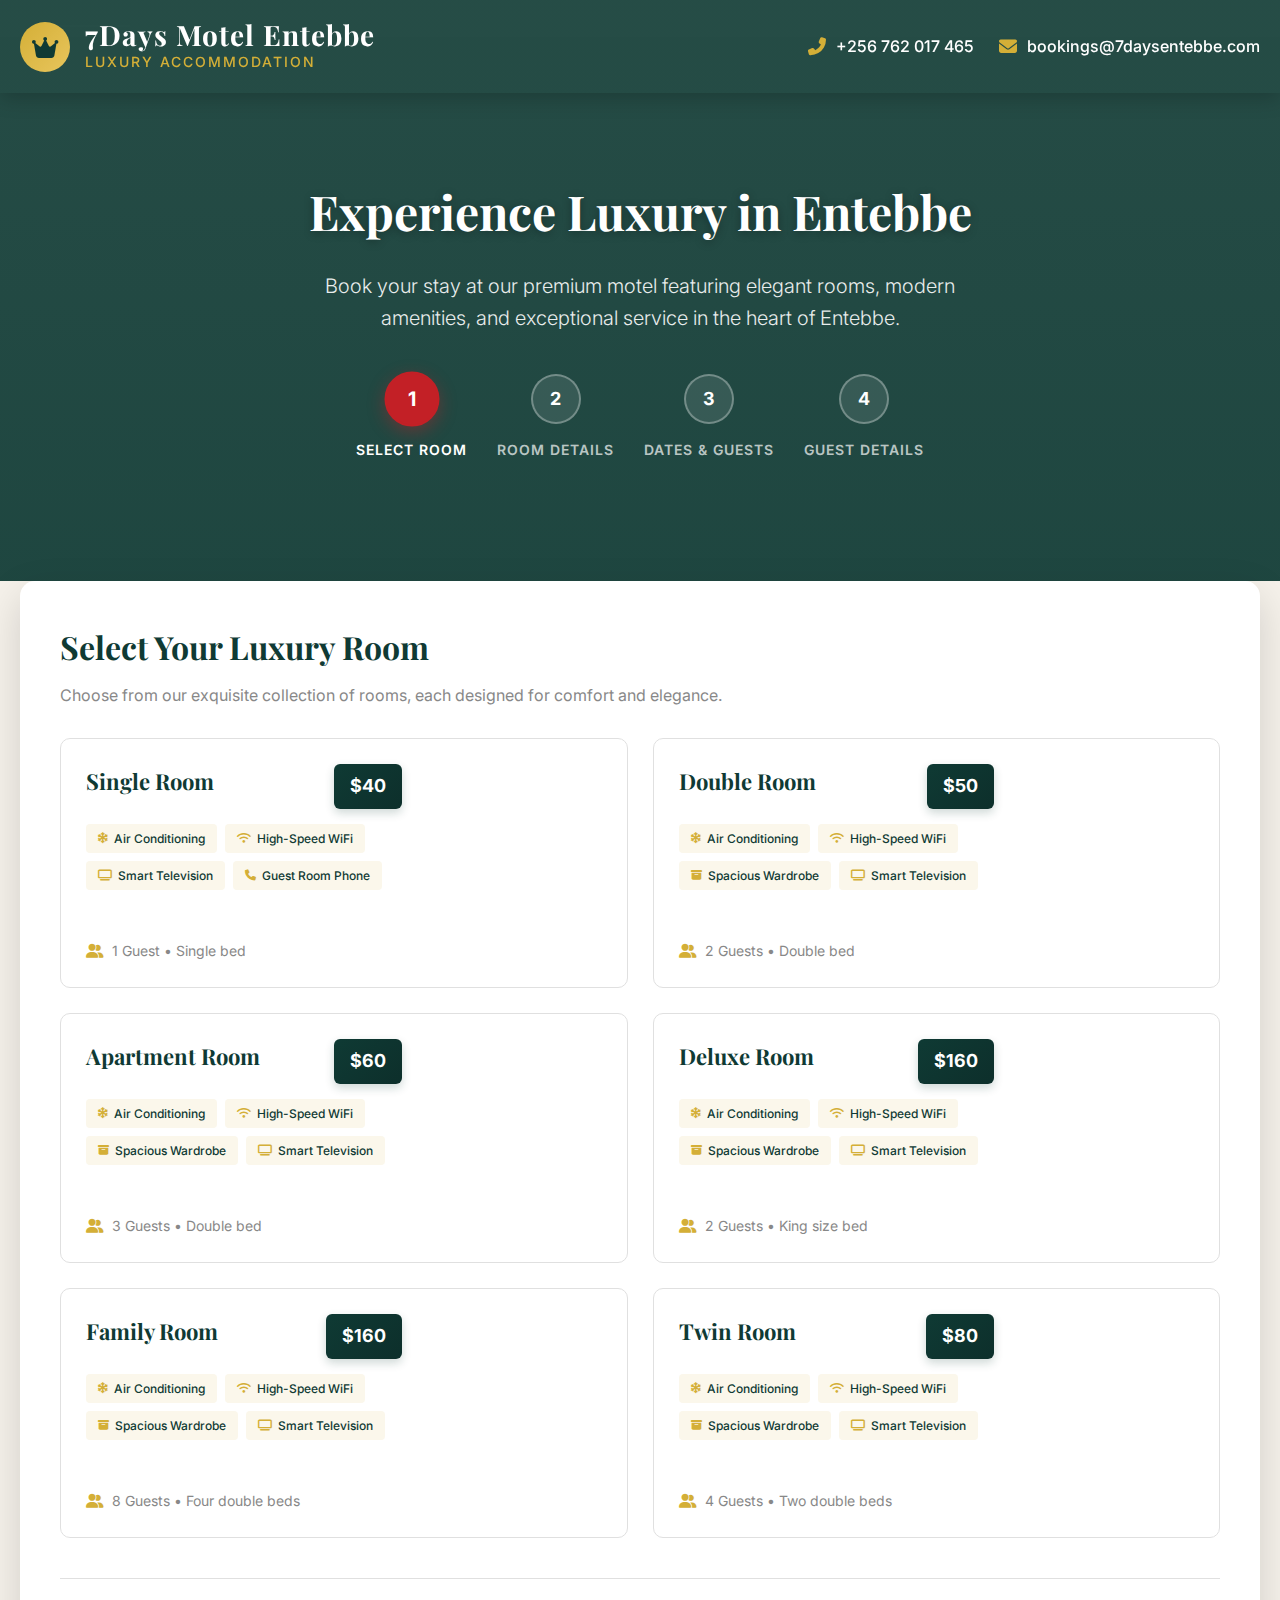
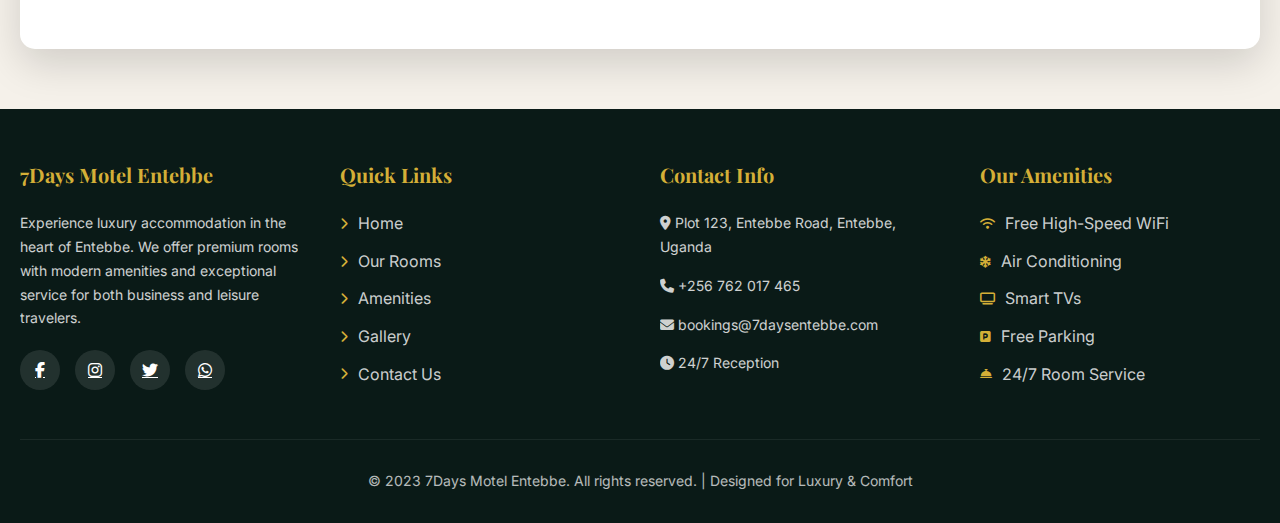
<file: book.html>
<!DOCTYPE html>
<html lang="en">
<head>
    <meta charset="UTF-8">
    <meta name="viewport" content="width=device-width, initial-scale=1.0">
    <title>7Days Motel Entebbe | Luxury Accommodation Booking</title>
    <link rel="stylesheet" href="https://cdnjs.cloudflare.com/ajax/libs/font-awesome/6.4.0/css/all.min.css">
    <link href="https://fonts.googleapis.com/css2?family=Inter:wght@300;400;500;600;700&family=Playfair+Display:wght@400;500;600;700&display=swap" rel="stylesheet">
    <style>
        :root {
            --crimson: #C32026;
            --crimson-dark: #8A1820;
            --evergreen: #0F3A34;
            --evergreen-dark: #0D2F2B;
            --gold: #D4AF37;
            --gold-light: #E8C55C;
            --gold-dark: #B8941F;
            --light-gray: #F8F8F8;
            --gray: #E0E0E0;
            --dark-gray: #888888;
            --dark-bg: #0A1A17;
            --white: #FFFFFF;
            --cream: #F5F1EA;
            --transition: all 0.3s ease;
            --shadow: 0 10px 30px rgba(0, 0, 0, 0.08);
            --shadow-heavy: 0 15px 40px rgba(0, 0, 0, 0.15);
        }

        * {
            margin: 0;
            padding: 0;
            box-sizing: border-box;
        }

        body {
            font-family: 'Inter', sans-serif;
            background-color: var(--cream);
            color: #333;
            line-height: 1.6;
            overflow-x: hidden;
        }

        .luxury-bg {
            background: linear-gradient(rgba(15, 58, 52, 0.9), rgba(15, 58, 52, 0.95)), url('https://images.unsplash.com/photo-1542314831-068cd1dbfeeb?ixlib=rb-4.0.3&auto=format&fit=crop&w=1950&q=80');
            background-size: cover;
            background-position: center;
            background-attachment: fixed;
            color: var(--white);
        }

        .container {
            max-width: 1300px;
            margin: 0 auto;
            padding: 0 20px;
        }

        /* Enhanced Responsive Header */
        header {
            padding: 20px 0;
            background-color: rgba(10, 26, 23, 0.95);
            position: sticky;
            top: 0;
            z-index: 100;
            box-shadow: 0 5px 20px rgba(0, 0, 0, 0.2);
        }

        @media (max-width: 768px) {
            header {
                padding: 15px 0;
            }
        }

        .header-content {
            display: flex;
            justify-content: space-between;
            align-items: center;
        }

        .logo {
            display: flex;
            align-items: center;
            gap: 15px;
        }

        .logo-icon {
            width: 50px;
            height: 50px;
            background: linear-gradient(135deg, var(--gold) 0%, var(--gold-light) 100%);
            border-radius: 50%;
            display: flex;
            align-items: center;
            justify-content: center;
            font-size: 24px;
            color: var(--evergreen);
        }

        @media (max-width: 768px) {
            .logo-icon {
                width: 40px;
                height: 40px;
                font-size: 20px;
            }
        }

        .logo-text {
            display: flex;
            flex-direction: column;
        }

        .logo-text h1 {
            font-family: 'Playfair Display', serif;
            font-size: 28px;
            font-weight: 700;
            letter-spacing: 1px;
            line-height: 1.1;
        }

        @media (max-width: 768px) {
            .logo-text h1 {
                font-size: 22px;
            }
        }

        .logo-text span {
            color: var(--gold);
            font-size: 14px;
            font-weight: 500;
            letter-spacing: 2px;
        }

        @media (max-width: 768px) {
            .logo-text span {
                font-size: 12px;
                letter-spacing: 1px;
            }
        }

        .header-contact {
            display: flex;
            align-items: center;
            gap: 25px;
        }

        @media (max-width: 768px) {
            .header-contact {
                display: none;
            }
        }

        .contact-item {
            display: flex;
            align-items: center;
            gap: 10px;
            font-weight: 500;
        }

        .contact-item i {
            color: var(--gold);
            font-size: 18px;
        }

        /* Enhanced Responsive Hero Section */
        .hero-section {
            padding: 80px 0 60px;
            text-align: center;
        }

        @media (max-width: 992px) {
            .hero-section {
                padding: 60px 0 40px;
            }
        }

        @media (max-width: 768px) {
            .hero-section {
                padding: 40px 0 30px;
            }
        }

        .hero-title {
            font-family: 'Playfair Display', serif;
            font-size: 48px;
            font-weight: 700;
            margin-bottom: 20px;
            color: var(--white);
            text-shadow: 0 2px 10px rgba(0, 0, 0, 0.3);
        }

        @media (max-width: 992px) {
            .hero-title {
                font-size: 40px;
            }
        }

        @media (max-width: 768px) {
            .hero-title {
                font-size: 32px;
                margin-bottom: 15px;
            }
        }

        .hero-subtitle {
            font-size: 20px;
            max-width: 700px;
            margin: 0 auto 40px;
            opacity: 0.9;
            font-weight: 300;
        }

        @media (max-width: 992px) {
            .hero-subtitle {
                font-size: 18px;
                margin-bottom: 30px;
                padding: 0 20px;
            }
        }

        @media (max-width: 768px) {
            .hero-subtitle {
                font-size: 16px;
                margin-bottom: 20px;
                padding: 0 15px;
            }
        }

        /* Booking Steps */
        .booking-steps {
            display: flex;
            justify-content: center;
            margin: 40px 0 60px;
        }

        @media (max-width: 768px) {
            .booking-steps {
                flex-wrap: wrap;
                margin: 30px 0 40px;
            }
        }

        .step {
            display: flex;
            flex-direction: column;
            align-items: center;
            margin: 0 15px;
            position: relative;
            z-index: 1;
        }

        @media (max-width: 768px) {
            .step {
                margin: 0 10px 20px;
            }
        }

        .step-number {
            width: 50px;
            height: 50px;
            border-radius: 50%;
            background-color: rgba(255, 255, 255, 0.1);
            color: var(--white);
            display: flex;
            align-items: center;
            justify-content: center;
            font-weight: 700;
            font-size: 18px;
            margin-bottom: 15px;
            border: 2px solid rgba(255, 255, 255, 0.3);
            transition: var(--transition);
        }

        @media (max-width: 768px) {
            .step-number {
                width: 40px;
                height: 40px;
                font-size: 16px;
                margin-bottom: 10px;
            }
        }

        .step.active .step-number {
            background-color: var(--crimson);
            border-color: var(--crimson);
            transform: scale(1.1);
            box-shadow: 0 5px 15px rgba(195, 32, 38, 0.4);
        }

        .step.completed .step-number {
            background-color: var(--gold);
            color: var(--evergreen);
            border-color: var(--gold);
        }

        .step-text {
            font-weight: 600;
            color: rgba(255, 255, 255, 0.7);
            font-size: 14px;
            letter-spacing: 1px;
        }

        @media (max-width: 768px) {
            .step-text {
                font-size: 12px;
            }
        }

        .step.active .step-text {
            color: var(--white);
        }

        .step.completed .step-text {
            color: var(--gold);
        }

        .step-line {
            position: absolute;
            top: 25px;
            left: 50px;
            width: 80px;
            height: 2px;
            background-color: rgba(255, 255, 255, 0.2);
            z-index: 0;
        }

        @media (max-width: 768px) {
            .step-line {
                top: 20px;
                left: 40px;
                width: 60px;
            }
        }

        .step-line.active {
            background-color: var(--gold);
        }

        /* Main booking container with horizontal steps */
        .booking-wizard {
            display: flex;
            min-height: 700px;
            margin-bottom: 60px;
            overflow: hidden;
            border-radius: 15px;
            box-shadow: var(--shadow-heavy);
            background-color: var(--white);
        }

        @media (max-width: 992px) {
            .booking-wizard {
                min-height: auto;
            }
        }

        .step-container {
            flex: 0 0 100%;
            transition: transform 0.5s ease;
            padding: 40px;
            display: none;
            opacity: 0;
            transform: translateX(20px);
        }

        @media (max-width: 768px) {
            .step-container {
                padding: 25px 20px;
            }
        }

        .step-container.active {
            display: block;
            opacity: 1;
            transform: translateX(0);
        }

        .step-title {
            font-family: 'Playfair Display', serif;
            font-size: 32px;
            color: var(--evergreen);
            margin-bottom: 10px;
            font-weight: 700;
        }

        @media (max-width: 992px) {
            .step-title {
                font-size: 28px;
            }
        }

        @media (max-width: 768px) {
            .step-title {
                font-size: 24px;
            }
        }

        .step-subtitle {
            color: var(--dark-gray);
            margin-bottom: 30px;
            font-size: 16px;
        }

        @media (max-width: 768px) {
            .step-subtitle {
                font-size: 15px;
                margin-bottom: 20px;
            }
        }

        /* Step 1: Room Selection */
        .rooms-grid {
            display: grid;
            grid-template-columns: repeat(auto-fill, minmax(480px, 1fr));
            gap: 25px;
            margin-bottom: 40px;
        }

        @media (max-width: 1200px) {
            .rooms-grid {
                grid-template-columns: repeat(auto-fill, minmax(400px, 1fr));
            }
        }

        @media (max-width: 768px) {
            .rooms-grid {
                grid-template-columns: 1fr;
                gap: 20px;
                margin-bottom: 30px;
            }
        }

        .room-card {
            border: 1px solid var(--gray);
            border-radius: 10px;
            overflow: hidden;
            transition: var(--transition);
            display: flex;
            height: 250px;
            cursor: pointer;
            background-color: var(--white);
            position: relative;
        }

        @media (max-width: 768px) {
            .room-card {
                height: auto;
                flex-direction: column;
            }
        }

        .room-card:hover {
            transform: translateY(-8px);
            box-shadow: var(--shadow-heavy);
            border-color: var(--gold);
        }

        .room-card.selected {
            border-color: var(--crimson);
            border-width: 2px;
            box-shadow: 0 10px 25px rgba(195, 32, 38, 0.15);
        }

        .room-info {
            flex: 1;
            padding: 25px;
            display: flex;
            flex-direction: column;
            justify-content: space-between;
        }

        @media (max-width: 768px) {
            .room-info {
                padding: 20px;
            }
        }

        .room-header {
            display: flex;
            justify-content: space-between;
            align-items: flex-start;
            margin-bottom: 15px;
        }

        .room-type {
            font-size: 22px;
            font-weight: 700;
            color: var(--evergreen);
            font-family: 'Playfair Display', serif;
        }

        @media (max-width: 768px) {
            .room-type {
                font-size: 20px;
            }
        }

        .room-price {
            background: linear-gradient(135deg, var(--evergreen) 0%, var(--evergreen-dark) 100%);
            color: var(--white);
            padding: 8px 16px;
            border-radius: 6px;
            font-weight: 700;
            font-size: 18px;
            box-shadow: 0 4px 10px rgba(15, 58, 52, 0.2);
        }

        @media (max-width: 768px) {
            .room-price {
                font-size: 16px;
                padding: 6px 12px;
            }
        }

        .room-amenities {
            display: flex;
            flex-wrap: wrap;
            gap: 8px;
            margin-bottom: 15px;
        }

        .amenity {
            background-color: rgba(212, 175, 55, 0.1);
            padding: 5px 12px;
            border-radius: 4px;
            font-size: 12px;
            color: var(--evergreen);
            font-weight: 500;
            display: flex;
            align-items: center;
            gap: 6px;
        }

        .amenity i {
            color: var(--gold);
            font-size: 11px;
        }

        .room-capacity {
            display: flex;
            align-items: center;
            gap: 8px;
            font-size: 14px;
            color: var(--dark-gray);
        }

        .room-capacity i {
            color: var(--gold);
        }

        .room-image {
            width: 200px;
            background-size: cover;
            background-position: center;
            position: relative;
        }

        @media (max-width: 768px) {
            .room-image {
                width: 100%;
                height: 180px;
            }
        }

        .room-image::after {
            content: '';
            position: absolute;
            top: 0;
            left: 0;
            width: 100%;
            height: 100%;
            background: linear-gradient(to left, rgba(255,255,255,0) 0%, rgba(255,255,255,0.1) 100%);
        }

        /* Enhanced Responsive Buttons */
        .btn {
            padding: 16px 32px;
            border-radius: 8px;
            font-size: 15px;
            font-weight: 600;
            text-decoration: none;
            display: inline-flex;
            align-items: center;
            gap: 10px;
            transition: var(--transition);
            letter-spacing: 1px;
            font-family: 'Inter', sans-serif;
            border: none;
            cursor: pointer;
        }

        @media (max-width: 768px) {
            .btn {
                padding: 14px 24px;
                font-size: 14px;
            }
        }

        @media (max-width: 480px) {
            .btn {
                padding: 12px 20px;
                font-size: 13px;
            }
        }

        .btn-primary {
            background: linear-gradient(135deg, var(--crimson) 0%, var(--crimson-dark) 100%);
            color: var(--white);
            box-shadow: 0 6px 20px rgba(195, 32, 38, 0.3);
        }

        .btn-primary:hover {
            background: linear-gradient(135deg, var(--crimson-dark) 0%, var(--crimson) 100%);
            transform: translateY(-3px);
            box-shadow: 0 10px 25px rgba(195, 32, 38, 0.4);
        }

        @media (max-width: 768px) {
            .btn-primary:hover {
                transform: translateY(-2px);
            }
        }

        .btn-gold {
            background: linear-gradient(135deg, var(--gold) 0%, var(--gold-dark) 100%);
            color: var(--evergreen);
            box-shadow: 0 6px 20px rgba(212, 175, 55, 0.3);
        }

        .btn-gold:hover {
            background: linear-gradient(135deg, var(--gold-dark) 0%, var(--gold) 100%);
            transform: translateY(-3px);
            box-shadow: 0 10px 25px rgba(212, 175, 55, 0.4);
        }

        .btn-outline {
            background: transparent;
            color: var(--evergreen);
            border: 2px solid var(--evergreen);
        }

        .btn-outline:hover {
            background: rgba(15, 58, 52, 0.05);
            transform: translateY(-3px);
        }

        .btn:disabled {
            opacity: 0.5;
            cursor: not-allowed;
            transform: none !important;
        }

        .buttons-container {
            display: flex;
            justify-content: space-between;
            margin-top: 40px;
            padding-top: 30px;
            border-top: 1px solid var(--gray);
        }

        @media (max-width: 768px) {
            .buttons-container {
                margin-top: 30px;
                padding-top: 20px;
            }
        }

        /* Step 2: Room Details with Hero Image */
        .room-details-hero {
            height: 400px;
            border-radius: 12px;
            overflow: hidden;
            position: relative;
            margin-bottom: 40px;
            box-shadow: var(--shadow);
        }

        @media (max-width: 992px) {
            .room-details-hero {
                height: 350px;
            }
        }

        @media (max-width: 768px) {
            .room-details-hero {
                height: 250px;
                margin-bottom: 30px;
            }
        }

        .room-hero-image {
            width: 100%;
            height: 100%;
            object-fit: cover;
            transition: transform 0.5s ease;
        }

        .room-details-hero:hover .room-hero-image {
            transform: scale(1.05);
        }

        .room-hero-overlay {
            position: absolute;
            bottom: 0;
            left: 0;
            width: 100%;
            padding: 40px;
            background: linear-gradient(transparent, rgba(10, 26, 23, 0.9));
            color: var(--white);
        }

        @media (max-width: 768px) {
            .room-hero-overlay {
                padding: 20px;
            }
        }

        .room-hero-title {
            font-family: 'Playfair Display', serif;
            font-size: 36px;
            margin-bottom: 10px;
        }

        @media (max-width: 992px) {
            .room-hero-title {
                font-size: 32px;
            }
        }

        @media (max-width: 768px) {
            .room-hero-title {
                font-size: 26px;
            }
        }

        .room-hero-price {
            font-size: 28px;
            font-weight: 700;
            color: var(--gold);
        }

        @media (max-width: 768px) {
            .room-hero-price {
                font-size: 24px;
            }
        }

        .room-description-container {
            display: grid;
            grid-template-columns: 2fr 1fr;
            gap: 40px;
            margin-bottom: 40px;
        }

        @media (max-width: 992px) {
            .room-description-container {
                grid-template-columns: 1fr;
                gap: 30px;
            }
        }

        .room-description {
            font-size: 17px;
            line-height: 1.7;
            color: #555;
        }

        .room-description p {
            margin-bottom: 20px;
        }

        /* Modern Amenities with Icon Backgrounds */
        .amenities-grid {
            display: grid;
            grid-template-columns: repeat(2, 1fr);
            gap: 20px;
        }

        @media (max-width: 768px) {
            .amenities-grid {
                grid-template-columns: 1fr;
            }
        }

        .amenity-card {
            display: flex;
            align-items: center;
            gap: 15px;
            padding: 18px;
            background-color: var(--light-gray);
            border-radius: 12px;
            transition: var(--transition);
            border: 1px solid transparent;
        }

        .amenity-card:hover {
            transform: translateY(-5px);
            box-shadow: var(--shadow);
            border-color: var(--gold);
            background-color: rgba(212, 175, 55, 0.05);
        }

        .amenity-icon {
            width: 50px;
            height: 50px;
            background: linear-gradient(135deg, var(--evergreen) 0%, var(--evergreen-dark) 100%);
            border-radius: 10px;
            display: flex;
            align-items: center;
            justify-content: center;
            color: var(--gold);
            font-size: 20px;
            flex-shrink: 0;
        }

        .amenity-text {
            font-weight: 500;
            color: var(--evergreen);
            font-size: 15px;
        }

        /* Step 3: Luxurious Custom Date Picker */
        .dates-guests-container {
            display: grid;
            grid-template-columns: 1fr 1fr;
            gap: 40px;
            margin-top: 30px;
        }

        @media (max-width: 992px) {
            .dates-guests-container {
                grid-template-columns: 1fr;
                gap: 30px;
            }
        }

        .date-selection-box {
            background-color: var(--light-gray);
            padding: 30px;
            border-radius: 12px;
            box-shadow: var(--shadow);
        }

        @media (max-width: 768px) {
            .date-selection-box {
                padding: 20px;
            }
        }

        .date-selection-box h3 {
            font-family: 'Playfair Display', serif;
            font-size: 24px;
            color: var(--evergreen);
            margin-bottom: 25px;
            display: flex;
            align-items: center;
            gap: 12px;
        }

        @media (max-width: 768px) {
            .date-selection-box h3 {
                font-size: 20px;
                margin-bottom: 20px;
            }
        }

        .date-selection-box h3 i {
            color: var(--crimson);
        }

        /* Luxurious Custom Date Input */
        .luxury-date-picker {
            margin-bottom: 25px;
        }

        .luxury-date-picker label {
            display: block;
            font-weight: 600;
            margin-bottom: 12px;
            color: var(--evergreen);
            font-size: 15px;
            display: flex;
            align-items: center;
            gap: 8px;
        }

        .luxury-date-picker label i {
            color: var(--gold);
        }

        .date-input-container {
            position: relative;
            width: 100%;
        }

        .date-input-container i {
            position: absolute;
            left: 20px;
            top: 50%;
            transform: translateY(-50%);
            color: var(--gold);
            font-size: 18px;
            z-index: 1;
        }

        .luxury-date-input {
            width: 100%;
            padding: 18px 20px 18px 55px;
            border: 2px solid var(--gray);
            border-radius: 10px;
            font-family: 'Inter', sans-serif;
            font-size: 16px;
            background-color: var(--white);
            color: var(--evergreen);
            cursor: pointer;
            transition: var(--transition);
            font-weight: 500;
            box-shadow: 0 4px 10px rgba(0, 0, 0, 0.05);
        }

        .luxury-date-input:hover {
            border-color: var(--gold);
            box-shadow: 0 6px 15px rgba(212, 175, 55, 0.1);
        }

        .luxury-date-input:focus {
            outline: none;
            border-color: var(--gold);
            box-shadow: 0 0 0 3px rgba(212, 175, 55, 0.2);
        }

        /* Custom Calendar Popup */
        .custom-calendar {
            position: absolute;
            top: calc(100% + 10px);
            left: 0;
            width: 100%;
            background-color: var(--white);
            border-radius: 12px;
            box-shadow: var(--shadow-heavy);
            z-index: 100;
            padding: 25px;
            display: none;
            border: 1px solid var(--gray);
        }

        .custom-calendar.active {
            display: block;
            animation: fadeIn 0.3s ease;
        }

        @keyframes fadeIn {
            from { opacity: 0; transform: translateY(-10px); }
            to { opacity: 1; transform: translateY(0); }
        }

        .calendar-header {
            display: flex;
            justify-content: space-between;
            align-items: center;
            margin-bottom: 20px;
        }

        .calendar-header button {
            background: none;
            border: none;
            color: var(--evergreen);
            font-size: 18px;
            cursor: pointer;
            width: 40px;
            height: 40px;
            border-radius: 50%;
            display: flex;
            align-items: center;
            justify-content: center;
            transition: var(--transition);
        }

        .calendar-header button:hover {
            background-color: var(--light-gray);
        }

        .calendar-month {
            font-family: 'Playfair Display', serif;
            font-size: 20px;
            color: var(--evergreen);
            font-weight: 600;
        }

        .calendar-weekdays {
            display: grid;
            grid-template-columns: repeat(7, 1fr);
            gap: 5px;
            margin-bottom: 10px;
        }

        .weekday {
            text-align: center;
            font-weight: 600;
            color: var(--dark-gray);
            font-size: 14px;
            padding: 10px 0;
        }

        .calendar-days {
            display: grid;
            grid-template-columns: repeat(7, 1fr);
            gap: 5px;
        }

        .calendar-day {
            height: 45px;
            display: flex;
            align-items: center;
            justify-content: center;
            border-radius: 8px;
            cursor: pointer;
            transition: var(--transition);
            font-weight: 500;
            color: var(--evergreen);
        }

        .calendar-day:hover {
            background-color: rgba(212, 175, 55, 0.1);
        }

        .calendar-day.other-month {
            color: var(--gray);
        }

        .calendar-day.selected {
            background: linear-gradient(135deg, var(--crimson) 0%, var(--crimson-dark) 100%);
            color: var(--white);
            box-shadow: 0 4px 10px rgba(195, 32, 38, 0.3);
        }

        .calendar-day.today {
            background-color: var(--gold);
            color: var(--evergreen);
            font-weight: 700;
        }

        /* Guests Selection */
        .guests-selection-box {
            background-color: var(--light-gray);
            padding: 30px;
            border-radius: 12px;
            box-shadow: var(--shadow);
        }

        @media (max-width: 768px) {
            .guests-selection-box {
                padding: 20px;
            }
        }

        .guest-counter {
            display: flex;
            align-items: center;
            justify-content: space-between;
            margin-bottom: 25px;
            padding-bottom: 20px;
            border-bottom: 1px solid var(--gray);
        }

        .guest-counter:last-child {
            margin-bottom: 0;
            padding-bottom: 0;
            border-bottom: none;
        }

        .guest-info {
            display: flex;
            flex-direction: column;
        }

        .guest-info h4 {
            font-size: 18px;
            color: var(--evergreen);
            margin-bottom: 5px;
        }

        @media (max-width: 768px) {
            .guest-info h4 {
                font-size: 16px;
            }
        }

        .guest-info p {
            font-size: 14px;
            color: var(--dark-gray);
        }

        .counter-controls {
            display: flex;
            align-items: center;
            gap: 15px;
        }

        .counter-btn {
            width: 40px;
            height: 40px;
            border-radius: 50%;
            border: none;
            background-color: var(--evergreen);
            color: var(--white);
            font-size: 18px;
            font-weight: 600;
            cursor: pointer;
            transition: var(--transition);
            display: flex;
            align-items: center;
            justify-content: center;
        }

        @media (max-width: 768px) {
            .counter-btn {
                width: 36px;
                height: 36px;
                font-size: 16px;
            }
        }

        .counter-btn:hover {
            background-color: var(--evergreen-dark);
            transform: scale(1.1);
        }

        .counter-btn:disabled {
            background-color: var(--gray);
            cursor: not-allowed;
            transform: none;
        }

        .counter-value {
            font-size: 22px;
            font-weight: 700;
            color: var(--evergreen);
            min-width: 40px;
            text-align: center;
        }

        @media (max-width: 768px) {
            .counter-value {
                font-size: 20px;
            }
        }

        /* Step 4: Guest Information */
        .booking-form-container {
            margin-top: 30px;
        }

        .selected-room-summary {
            background-color: var(--light-gray);
            padding: 30px;
            border-radius: 12px;
            margin-bottom: 30px;
            box-shadow: var(--shadow);
        }

        @media (max-width: 768px) {
            .selected-room-summary {
                padding: 20px;
                margin-bottom: 20px;
            }
        }

        .summary-header {
            font-family: 'Playfair Display', serif;
            font-size: 24px;
            color: var(--evergreen);
            margin-bottom: 20px;
            display: flex;
            align-items: center;
            gap: 12px;
        }

        @media (max-width: 768px) {
            .summary-header {
                font-size: 20px;
                margin-bottom: 15px;
            }
        }

        .summary-header i {
            color: var(--crimson);
        }

        .summary-details {
            display: grid;
            grid-template-columns: repeat(3, 1fr);
            gap: 20px;
            margin-bottom: 25px;
        }

        @media (max-width: 768px) {
            .summary-details {
                grid-template-columns: repeat(2, 1fr);
            }
        }

        @media (max-width: 480px) {
            .summary-details {
                grid-template-columns: 1fr;
            }
        }

        .summary-item {
            display: flex;
            flex-direction: column;
        }

        .summary-label {
            font-size: 14px;
            color: var(--dark-gray);
            margin-bottom: 5px;
        }

        .summary-value {
            font-size: 16px;
            font-weight: 600;
            color: var(--evergreen);
        }

        .summary-total {
            font-size: 22px;
            font-weight: 700;
            color: var(--crimson);
            text-align: right;
            padding-top: 20px;
            border-top: 2px solid var(--gray);
            margin-top: 20px;
        }

        .booking-form {
            background-color: var(--light-gray);
            padding: 35px;
            border-radius: 12px;
            box-shadow: var(--shadow);
        }

        @media (max-width: 768px) {
            .booking-form {
                padding: 25px 20px;
            }
        }

        .form-title {
            font-size: 24px;
            color: var(--evergreen);
            margin-bottom: 25px;
            font-weight: 700;
            font-family: 'Playfair Display', serif;
        }

        @media (max-width: 768px) {
            .form-title {
                font-size: 20px;
                margin-bottom: 20px;
            }
        }

        .form-grid {
            display: grid;
            grid-template-columns: repeat(2, 1fr);
            gap: 25px;
        }

        @media (max-width: 768px) {
            .form-grid {
                grid-template-columns: 1fr;
                gap: 20px;
            }
        }

        .form-group {
            display: flex;
            flex-direction: column;
        }

        .form-group label {
            font-weight: 600;
            margin-bottom: 10px;
            color: var(--evergreen);
            font-size: 15px;
            display: flex;
            align-items: center;
            gap: 8px;
        }

        .form-group label i {
            color: var(--crimson);
        }

        .form-group input, .form-group select, .form-group textarea {
            padding: 14px 18px;
            border: 1px solid var(--gray);
            border-radius: 8px;
            font-family: 'Inter', sans-serif;
            font-size: 15px;
            transition: var(--transition);
        }

        .form-group input:focus, .form-group select:focus, .form-group textarea:focus {
            outline: none;
            border-color: var(--gold);
            box-shadow: 0 0 0 3px rgba(212, 175, 55, 0.2);
        }

        .form-group.full-width {
            grid-column: 1 / span 2;
        }

        @media (max-width: 768px) {
            .form-group.full-width {
                grid-column: 1;
            }
        }

        /* Step 5: Confirmation */
        .confirmation {
            text-align: center;
            padding: 50px 20px;
        }

        @media (max-width: 768px) {
            .confirmation {
                padding: 30px 15px;
            }
        }

        .confirmation-icon {
            width: 100px;
            height: 100px;
            background: linear-gradient(135deg, var(--evergreen) 0%, var(--evergreen-dark) 100%);
            color: var(--gold);
            border-radius: 50%;
            display: flex;
            align-items: center;
            justify-content: center;
            font-size: 40px;
            margin: 0 auto 30px;
            box-shadow: 0 10px 30px rgba(15, 58, 52, 0.3);
        }

        @media (max-width: 768px) {
            .confirmation-icon {
                width: 80px;
                height: 80px;
                font-size: 32px;
                margin-bottom: 20px;
            }
        }

        .confirmation h2 {
            font-family: 'Playfair Display', serif;
            color: var(--evergreen);
            margin-bottom: 20px;
            font-size: 36px;
        }

        @media (max-width: 768px) {
            .confirmation h2 {
                font-size: 28px;
                margin-bottom: 15px;
            }
        }

        .confirmation p {
            color: var(--dark-gray);
            margin-bottom: 25px;
            max-width: 600px;
            margin-left: auto;
            margin-right: auto;
            font-size: 17px;
            line-height: 1.7;
        }

        @media (max-width: 768px) {
            .confirmation p {
                font-size: 16px;
                margin-bottom: 20px;
            }
        }

        .booking-summary {
            background-color: var(--light-gray);
            padding: 30px;
            border-radius: 10px;
            margin: 30px 0;
            text-align: left;
            max-width: 600px;
            margin-left: auto;
            margin-right: auto;
        }

        @media (max-width: 768px) {
            .booking-summary {
                padding: 20px;
                margin: 20px 0;
            }
        }

        .summary-item-row {
            display: flex;
            justify-content: space-between;
            margin-bottom: 15px;
            padding-bottom: 15px;
            border-bottom: 1px dashed var(--gray);
        }

        .summary-item-row:last-child {
            border-bottom: none;
            margin-bottom: 0;
            padding-bottom: 0;
        }

        .summary-label {
            font-weight: 600;
            color: var(--evergreen);
        }

        .summary-value {
            font-weight: 500;
            color: #555;
        }

        .summary-total-row {
            font-size: 20px;
            font-weight: 700;
            color: var(--crimson);
            margin-top: 20px;
            padding-top: 20px;
            border-top: 2px solid var(--gray);
        }

        /* Footer */
        footer {
            background-color: var(--dark-bg);
            color: var(--white);
            padding: 50px 0 30px;
            margin-top: 60px;
        }

        @media (max-width: 768px) {
            footer {
                padding: 40px 0 25px;
                margin-top: 40px;
            }
        }

        .footer-content {
            display: grid;
            grid-template-columns: repeat(4, 1fr);
            gap: 40px;
            margin-bottom: 40px;
        }

        @media (max-width: 992px) {
            .footer-content {
                grid-template-columns: repeat(2, 1fr);
                gap: 30px;
            }
        }

        @media (max-width: 576px) {
            .footer-content {
                grid-template-columns: 1fr;
                gap: 25px;
            }
        }

        .footer-column h3 {
            font-family: 'Playfair Display', serif;
            font-size: 20px;
            margin-bottom: 20px;
            color: var(--gold);
        }

        @media (max-width: 768px) {
            .footer-column h3 {
                font-size: 18px;
                margin-bottom: 15px;
            }
        }

        .footer-column p {
            font-size: 14px;
            opacity: 0.8;
            line-height: 1.7;
            margin-bottom: 15px;
        }

        .footer-column ul {
            list-style: none;
        }

        .footer-column ul li {
            margin-bottom: 12px;
        }

        @media (max-width: 768px) {
            .footer-column ul li {
                margin-bottom: 10px;
            }
        }

        .footer-column ul li a {
            color: rgba(255, 255, 255, 0.8);
            text-decoration: none;
            transition: var(--transition);
            display: flex;
            align-items: center;
            gap: 10px;
        }

        .footer-column ul li a:hover {
            color: var(--gold);
            transform: translateX(5px);
        }

        .footer-column ul li a i {
            color: var(--gold);
            font-size: 12px;
        }

        .social-icons {
            display: flex;
            gap: 15px;
            margin-top: 20px;
        }

        .social-icons a {
            width: 40px;
            height: 40px;
            border-radius: 50%;
            background-color: rgba(255, 255, 255, 0.1);
            display: flex;
            align-items: center;
            justify-content: center;
            color: var(--white);
            transition: var(--transition);
        }

        .social-icons a:hover {
            background-color: var(--gold);
            color: var(--evergreen);
            transform: translateY(-3px);
        }

        .copyright {
            text-align: center;
            padding-top: 30px;
            border-top: 1px solid rgba(255, 255, 255, 0.1);
            font-size: 14px;
            opacity: 0.7;
        }

        @media (max-width: 768px) {
            .copyright {
                padding-top: 25px;
            }
        }

        /* Mobile Navigation Button */
        .mobile-menu-btn {
            display: none;
            background: none;
            border: none;
            color: var(--white);
            font-size: 24px;
            cursor: pointer;
        }

        @media (max-width: 768px) {
            .mobile-menu-btn {
                display: block;
            }
        }

        /* Mobile Contact Info */
        .mobile-contact-info {
            display: none;
            background-color: var(--evergreen);
            color: var(--white);
            padding: 15px 20px;
            text-align: center;
            border-bottom: 1px solid rgba(255, 255, 255, 0.1);
        }

        @media (max-width: 768px) {
            .mobile-contact-info {
                display: block;
            }
        }

        .mobile-contact-info p {
            margin-bottom: 8px;
            display: flex;
            align-items: center;
            justify-content: center;
            gap: 10px;
        }

        .mobile-contact-info p:last-child {
            margin-bottom: 0;
        }

        .mobile-contact-info i {
            color: var(--gold);
        }
    </style>
</head>
<body>
    <header class="luxury-bg">
        <div class="container header-content">
            <div class="logo">
                <div class="logo-icon">
                    <i class="fas fa-crown"></i>
                </div>
                <div class="logo-text">
                    <h1>7Days Motel Entebbe</h1>
                    <span>LUXURY ACCOMMODATION</span>
                </div>
            </div>
            <div class="header-contact">
                <div class="contact-item">
                    <i class="fas fa-phone-alt"></i>
                    <span>+256 762 017 465</span>
                </div>
                <div class="contact-item">
                    <i class="fas fa-envelope"></i>
                    <span>bookings@7daysentebbe.com</span>
                </div>
            </div>
            <button class="mobile-menu-btn">
                <i class="fas fa-bars"></i>
            </button>
        </div>
    </header>

    <div class="mobile-contact-info">
        <p><i class="fas fa-phone-alt"></i> +256 762 017 465</p>
        <p><i class="fas fa-envelope"></i> bookings@7daysentebbe.com</p>
    </div>

    <section class="luxury-bg hero-section">
        <div class="container">
            <h1 class="hero-title">Experience Luxury in Entebbe</h1>
            <p class="hero-subtitle">Book your stay at our premium motel featuring elegant rooms, modern amenities, and exceptional service in the heart of Entebbe.</p>
            
            <div class="booking-steps">
                <div class="step active">
                    <div class="step-number">1</div>
                    <div class="step-text">SELECT ROOM</div>
                </div>
                <div class="step-line"></div>
                <div class="step">
                    <div class="step-number">2</div>
                    <div class="step-text">ROOM DETAILS</div>
                </div>
                <div class="step-line"></div>
                <div class="step">
                    <div class="step-number">3</div>
                    <div class="step-text">DATES & GUESTS</div>
                </div>
                <div class="step-line"></div>
                <div class="step">
                    <div class="step-number">4</div>
                    <div class="step-text">GUEST DETAILS</div>
                </div>
            </div>
        </div>
    </section>

    <div class="container">
        <div class="booking-wizard">
            <!-- Step 1: Room Selection -->
            <div id="step1" class="step-container active">
                <h2 class="step-title">Select Your Luxury Room</h2>
                <p class="step-subtitle">Choose from our exquisite collection of rooms, each designed for comfort and elegance.</p>
                
                <div class="rooms-grid" id="roomsGrid">
                    <!-- Only 6 room cards will be generated by JavaScript -->
                </div>
                
                <div class="buttons-container">
                    <div></div> <!-- Empty div for spacing -->
                    <button id="nextToDetails" class="btn btn-primary" style="display: none;">
                        Next: View Room Details <i class="fas fa-arrow-right"></i>
                    </button>
                </div>
            </div>

            <!-- Step 2: Room Details -->
            <div id="step2" class="step-container">
                <h2 class="step-title">Room Details & Amenities</h2>
                <p class="step-subtitle">Explore all the features and amenities of your selected room.</p>
                
                <div class="room-details-container" id="roomDetails">
                    <!-- Room details will be populated by JavaScript -->
                </div>
                
                <div class="buttons-container">
                    <button id="backToSelection" class="btn btn-outline">
                        <i class="fas fa-arrow-left"></i> Back to Room Selection
                    </button>
                    <button id="nextToDates" class="btn btn-primary">
                        Next: Select Dates & Guests <i class="fas fa-arrow-right"></i>
                    </button>
                </div>
            </div>

            <!-- Step 3: Dates & Guests -->
            <div id="step3" class="step-container">
                <h2 class="step-title">Select Dates & Guests</h2>
                <p class="step-subtitle">Choose your stay dates and number of guests.</p>
                
                <div class="selected-room-summary" id="selectedRoomSummary">
                    <!-- Selected room summary will be populated by JavaScript -->
                </div>
                
                <div class="dates-guests-container">
                    <div class="date-selection-box">
                        <h3><i class="fas fa-calendar-alt"></i> Select Dates</h3>
                        
                        <!-- Custom Date Picker for Check-in -->
                        <div class="luxury-date-picker">
                            <label for="customCheckIn"><i class="fas fa-calendar-check"></i> Check-in Date</label>
                            <div class="date-input-container">
                                <i class="fas fa-calendar-day"></i>
                                <input type="text" class="luxury-date-input" id="customCheckIn" placeholder="Select check-in date" readonly>
                                <div class="custom-calendar" id="checkInCalendar">
                                    <!-- Calendar will be generated by JavaScript -->
                                </div>
                            </div>
                        </div>
                        
                        <!-- Custom Date Picker for Check-out -->
                        <div class="luxury-date-picker">
                            <label for="customCheckOut"><i class="fas fa-calendar-times"></i> Check-out Date</label>
                            <div class="date-input-container">
                                <i class="fas fa-calendar-day"></i>
                                <input type="text" class="luxury-date-input" id="customCheckOut" placeholder="Select check-out date" readonly>
                                <div class="custom-calendar" id="checkOutCalendar">
                                    <!-- Calendar will be generated by JavaScript -->
                                </div>
                            </div>
                        </div>
                        
                        <div id="dateSummary" style="margin-top: 20px; padding: 20px; background-color: rgba(212, 175, 55, 0.1); border-radius: 10px; display: none;">
                            <div style="display: flex; justify-content: space-between; align-items: center;">
                                <div>
                                    <div style="font-size: 14px; color: var(--dark-gray);">Stay Duration</div>
                                    <div id="nightsCount" style="font-size: 20px; font-weight: 700; color: var(--evergreen);">0 nights</div>
                                </div>
                                <div style="text-align: right;">
                                    <div style="font-size: 14px; color: var(--dark-gray);">Total Price</div>
                                    <div id="totalPrice" style="font-size: 24px; font-weight: 700; color: var(--crimson);">$0</div>
                                </div>
                            </div>
                        </div>
                    </div>
                    
                    <div class="guests-selection-box">
                        <h3><i class="fas fa-users"></i> Number of Guests</h3>
                        
                        <div class="guest-counter">
                            <div class="guest-info">
                                <h4>Adults</h4>
                                <p>Age 18+</p>
                            </div>
                            <div class="counter-controls">
                                <button class="counter-btn" id="decreaseAdults" disabled><i class="fas fa-minus"></i></button>
                                <div class="counter-value" id="adultsCount">1</div>
                                <button class="counter-btn" id="increaseAdults"><i class="fas fa-plus"></i></button>
                            </div>
                        </div>
                        
                        <div class="guest-counter">
                            <div class="guest-info">
                                <h4>Children</h4>
                                <p>Age 0-17</p>
                            </div>
                            <div class="counter-controls">
                                <button class="counter-btn" id="decreaseChildren" disabled><i class="fas fa-minus"></i></button>
                                <div class="counter-value" id="childrenCount">0</div>
                                <button class="counter-btn" id="increaseChildren"><i class="fas fa-plus"></i></button>
                            </div>
                        </div>
                        
                        <div style="margin-top: 20px; padding: 18px; background-color: rgba(15, 58, 52, 0.1); border-radius: 10px;">
                            <div style="font-size: 14px; color: var(--dark-gray); margin-bottom: 5px;">Room Capacity</div>
                            <div id="capacityInfo" style="font-size: 16px; font-weight: 600; color: var(--evergreen);">Max: 2 guests</div>
                        </div>
                    </div>
                </div>
                
                <div class="buttons-container">
                    <button id="backToDetails" class="btn btn-outline">
                        <i class="fas fa-arrow-left"></i> Back to Room Details
                    </button>
                    <button id="nextToBooking" class="btn btn-primary">
                        Next: Guest Details <i class="fas fa-arrow-right"></i>
                    </button>
                </div>
            </div>

            <!-- Step 4: Guest Information -->
            <div id="step4" class="step-container">
                <h2 class="step-title">Guest Information</h2>
                <p class="step-subtitle">Please provide your details to complete the booking.</p>
                
                <div class="booking-form-container">
                    <div class="selected-room-summary">
                        <h3 class="summary-header"><i class="fas fa-clipboard-check"></i> Booking Summary</h3>
                        
                        <div class="summary-details" id="bookingSummaryDetails">
                            <!-- Booking summary will be populated by JavaScript -->
                        </div>
                        
                        <div class="summary-total" id="bookingTotal">Total: $0</div>
                    </div>
                    
                    <div class="booking-form">
                        <h3 class="form-title">Your Information</h3>
                        <form id="bookingForm">
                            <div class="form-grid">
                                <div class="form-group">
                                    <label for="fullName"><i class="fas fa-user"></i> Full Name *</label>
                                    <input type="text" id="fullName" required>
                                </div>
                                <div class="form-group">
                                    <label for="email"><i class="fas fa-envelope"></i> Email Address *</label>
                                    <input type="email" id="email" required>
                                </div>
                                <div class="form-group">
                                    <label for="phone"><i class="fas fa-phone"></i> Phone Number *</label>
                                    <input type="tel" id="phone" required>
                                </div>
                                <div class="form-group">
                                    <label for="nationality"><i class="fas fa-globe"></i> Nationality</label>
                                    <input type="text" id="nationality">
                                </div>
                                <div class="form-group">
                                    <label for="payment"><i class="fas fa-credit-card"></i> Payment Method</label>
                                    <select id="payment">
                                        <option value="Cash on Arrival">Cash on Arrival</option>
                                        <option value="Mobile Money">Mobile Money</option>
                                        <option value="Credit Card">Credit Card</option>
                                    </select>
                                </div>
                                <div class="form-group full-width">
                                    <label for="specialRequests"><i class="fas fa-comment"></i> Special Requests</label>
                                    <textarea id="specialRequests" rows="3" placeholder="Any special requirements or requests..."></textarea>
                                </div>
                            </div>
                        </form>
                    </div>
                </div>
                
                <div class="buttons-container">
                    <button id="backToDates" class="btn btn-outline">
                        <i class="fas fa-arrow-left"></i> Back to Dates & Guests
                    </button>
                    <button id="submitBooking" class="btn btn-gold">
                        <i class="fab fa-whatsapp"></i> Send Booking to WhatsApp
                    </button>
                </div>
            </div>

            <!-- Step 5: Confirmation -->
            <div id="step5" class="step-container">
                <div class="confirmation">
                    <div class="confirmation-icon">
                        <i class="fas fa-check"></i>
                    </div>
                    <h2>Booking Request Sent!</h2>
                    <p>Thank you for choosing 7Days Motel Entebbe. Your booking request has been sent to our reservations team via WhatsApp.</p>
                    <p>We will contact you within 24 hours to confirm your booking and provide payment instructions.</p>
                    
                    <div class="booking-summary" id="finalBookingSummary">
                        <!-- Final booking summary will be populated by JavaScript -->
                    </div>
                    
                    <p>If you don't receive a response within 24 hours, please call us directly at <strong>+256 762 017 465</strong>.</p>
                    <button id="newBooking" class="btn btn-primary">
                        Make Another Booking <i class="fas fa-redo"></i>
                    </button>
                </div>
            </div>
        </div>
    </div>

    <footer>
        <div class="container">
            <div class="footer-content">
                <div class="footer-column">
                    <h3>7Days Motel Entebbe</h3>
                    <p>Experience luxury accommodation in the heart of Entebbe. We offer premium rooms with modern amenities and exceptional service for both business and leisure travelers.</p>
                    <div class="social-icons">
                        <a href="#"><i class="fab fa-facebook-f"></i></a>
                        <a href="#"><i class="fab fa-instagram"></i></a>
                        <a href="#"><i class="fab fa-twitter"></i></a>
                        <a href="#"><i class="fab fa-whatsapp"></i></a>
                    </div>
                </div>
                <div class="footer-column">
                    <h3>Quick Links</h3>
                    <ul>
                        <li><a href="#"><i class="fas fa-chevron-right"></i> Home</a></li>
                        <li><a href="#"><i class="fas fa-chevron-right"></i> Our Rooms</a></li>
                        <li><a href="#"><i class="fas fa-chevron-right"></i> Amenities</a></li>
                        <li><a href="#"><i class="fas fa-chevron-right"></i> Gallery</a></li>
                        <li><a href="#"><i class="fas fa-chevron-right"></i> Contact Us</a></li>
                    </ul>
                </div>
                <div class="footer-column">
                    <h3>Contact Info</h3>
                    <p><i class="fas fa-map-marker-alt"></i> Plot 123, Entebbe Road, Entebbe, Uganda</p>
                    <p><i class="fas fa-phone"></i> +256 762 017 465</p>
                    <p><i class="fas fa-envelope"></i> bookings@7daysentebbe.com</p>
                    <p><i class="fas fa-clock"></i> 24/7 Reception</p>
                </div>
                <div class="footer-column">
                    <h3>Our Amenities</h3>
                    <ul>
                        <li><a href="#"><i class="fas fa-wifi"></i> Free High-Speed WiFi</a></li>
                        <li><a href="#"><i class="fas fa-snowflake"></i> Air Conditioning</a></li>
                        <li><a href="#"><i class="fas fa-tv"></i> Smart TVs</a></li>
                        <li><a href="#"><i class="fas fa-parking"></i> Free Parking</a></li>
                        <li><a href="#"><i class="fas fa-concierge-bell"></i> 24/7 Room Service</a></li>
                    </ul>
                </div>
            </div>
            <div class="copyright">
                <p>&copy; 2023 7Days Motel Entebbe. All rights reserved. | Designed for Luxury & Comfort</p>
            </div>
        </div>
    </footer>

    <script>
        // Only 6 rooms as specified
        const rooms = [
            {
                number: "SINGLE",
                type: "Single Room",
                beds: "Single bed",
                capacity: 1,
                price: 40,
                amenities: [
                    {name: "Air Conditioning", icon: "fas fa-snowflake"},
                    {name: "High-Speed WiFi", icon: "fas fa-wifi"},
                    {name: "Smart Television", icon: "fas fa-tv"},
                    {name: "Guest Room Phone", icon: "fas fa-phone"},
                    {name: "Working Table", icon: "fas fa-desktop"},
                    {name: "Private Bathroom", icon: "fas fa-bath"}
                ],
                description: "A cozy and comfortable single room perfect for solo travelers. Features a comfortable single bed, working table, and all essential amenities for a pleasant stay.",
                longDescription: "Our Single Room is meticulously designed for solo travelers seeking comfort and functionality. The room features a plush single bed with premium bedding, ensuring a restful night's sleep. A dedicated workspace with a comfortable chair and ample lighting makes it ideal for business travelers. The room is equipped with high-speed WiFi, a flat-screen TV with international channels, and air conditioning for your comfort. The en-suite bathroom includes a walk-in shower, modern fixtures, and complimentary toiletries. Enjoy the convenience of a guest room phone for internal calls and room service requests.",
                image: "single-room.jpg"
            },
            {
                number: "DOUBLE",
                type: "Double Room",
                beds: "Double bed",
                capacity: 2,
                price: 50,
                amenities: [
                    {name: "Air Conditioning", icon: "fas fa-snowflake"},
                    {name: "High-Speed WiFi", icon: "fas fa-wifi"},
                    {name: "Spacious Wardrobe", icon: "fas fa-archive"},
                    {name: "Smart Television", icon: "fas fa-tv"},
                    {name: "Guest Room Phone", icon: "fas fa-phone"},
                    {name: "Working Table", icon: "fas fa-desktop"},
                    {name: "Private Bathroom", icon: "fas fa-bath"}
                ],
                description: "Spacious double room ideal for couples or business travelers. Includes a comfortable double bed, ample storage, and a dedicated workspace. The room features elegant decor with warm tones and premium furnishings.",
                longDescription: "Our Double Room offers a perfect blend of comfort and style for couples or business travelers. The room features a premium double bed with luxurious linens, ensuring a peaceful night's rest. A spacious wardrobe provides ample storage for your belongings, while the dedicated workspace includes a large desk and ergonomic chair. The room is equipped with modern amenities including high-speed WiFi, a 32-inch flat-screen TV, and individually controlled air conditioning. The en-suite bathroom features a walk-in shower with excellent water pressure, premium toiletries, and soft towels. Additional amenities include a safety deposit box, mini-fridge, and complimentary bottled water.",
                image: "double-room.jpg"
            },
            {
                number: "APARTMENT",
                type: "Apartment Room",
                beds: "Double bed",
                capacity: 3,
                price: 60,
                amenities: [
                    {name: "Air Conditioning", icon: "fas fa-snowflake"},
                    {name: "High-Speed WiFi", icon: "fas fa-wifi"},
                    {name: "Spacious Wardrobe", icon: "fas fa-archive"},
                    {name: "Smart Television", icon: "fas fa-tv"},
                    {name: "Guest Room Phone", icon: "fas fa-phone"},
                    {name: "Working Table", icon: "fas fa-desktop"},
                    {name: "Small Open Kitchen", icon: "fas fa-utensils"},
                    {name: "Refrigerator", icon: "fas fa-refrigerator"},
                    {name: "Private Balcony", icon: "fas fa-door-open"},
                    {name: "Private Bathroom", icon: "fas fa-bath"}
                ],
                description: "Spacious apartment-style room with a small open kitchen and balcony. Perfect for longer stays or guests who prefer self-catering options.",
                longDescription: "Our Apartment Room offers the perfect solution for guests seeking additional space and self-catering facilities. This spacious room features a comfortable double bed with premium bedding, a spacious wardrobe, and a dedicated workspace. The highlight is the small open kitchen equipped with basic cooking facilities, a fridge, and essential utensils, perfect for preparing simple meals. A small balcony provides outdoor space to enjoy the Entebbe breeze. The room includes high-speed WiFi, a 32-inch flat-screen TV with international channels, individually controlled air conditioning, and a guest room phone. The en-suite bathroom offers a walk-in shower with constant hot water and premium toiletries. Additional features include a safety deposit box and daily housekeeping service. Ideal for longer stays or guests who prefer the flexibility of self-catering.",
                image: "apartment-room.jpg"
            },
            {
                number: "DELUXE",
                type: "Deluxe Room",
                beds: "King size bed",
                capacity: 2,
                price: 160,
                amenities: [
                    {name: "Air Conditioning", icon: "fas fa-snowflake"},
                    {name: "High-Speed WiFi", icon: "fas fa-wifi"},
                    {name: "Spacious Wardrobe", icon: "fas fa-archive"},
                    {name: "Smart Television", icon: "fas fa-tv"},
                    {name: "Refrigerator", icon: "fas fa-refrigerator"},
                    {name: "Guest Room Phone", icon: "fas fa-phone"},
                    {name: "Private Balcony", icon: "fas fa-door-open"},
                    {name: "Bathtub", icon: "fas fa-bath"},
                    {name: "Mini Bar", icon: "fas fa-wine-glass-alt"},
                    {name: "Room Service", icon: "fas fa-concierge-bell"}
                ],
                description: "Luxurious deluxe room with premium amenities and exceptional comfort. Features a king-size bed, private balcony, and bathtub for ultimate relaxation.",
                longDescription: "Our Deluxe Room is the epitome of luxury and comfort. This expansive room features a premium king-size bed with the finest linens, ensuring a restful night's sleep. A spacious wardrobe provides ample storage for your belongings. The room includes a private balcony with seating, perfect for enjoying panoramic views. Amenities include high-speed WiFi, a 40-inch flat-screen TV with international channels, individually controlled air conditioning, and a guest room phone. The en-suite bathroom features a bathtub for relaxation, along with a separate walk-in shower, double vanity, and premium toiletries. Additional features include a mini bar, safety deposit box, and 24/7 room service. The room's luxurious design and comprehensive amenities ensure a memorable and comfortable stay.",
                image: "deluxe-room.jpg"
            },
            {
                number: "FAMILY",
                type: "Family Room",
                beds: "Four double beds",
                capacity: 8,
                price: 160,
                amenities: [
                    {name: "Air Conditioning", icon: "fas fa-snowflake"},
                    {name: "High-Speed WiFi", icon: "fas fa-wifi"},
                    {name: "Spacious Wardrobe", icon: "fas fa-archive"},
                    {name: "Smart Television", icon: "fas fa-tv"},
                    {name: "Refrigerator", icon: "fas fa-refrigerator"},
                    {name: "Guest Room Phones", icon: "fas fa-phone"},
                    {name: "Private Balcony", icon: "fas fa-door-open"},
                    {name: "Bathtub", icon: "fas fa-bath"},
                    {name: "Extra Beds Available", icon: "fas fa-bed"},
                    {name: "Children Friendly", icon: "fas fa-child"}
                ],
                description: "Luxurious family room with four double beds, perfect for large families or groups. Features a balcony and bathtub for added comfort.",
                longDescription: "Our Family Room is the ultimate accommodation for large families or groups visiting Entebbe. This expansive room features four comfortable double beds with premium bedding, ensuring restful sleep for up to eight guests. Multiple wardrobes provide ample storage for everyone's belongings. The room includes a spacious seating area, a 40-inch flat-screen TV with international channels, high-speed WiFi, and individually controlled air conditioning. The en-suite bathroom features a bathtub for relaxation, along with a separate walk-in shower, double vanity, and premium toiletries. A private balcony offers outdoor space with views of the surroundings. Additional amenities include a fridge, multiple guest room phones, safety deposit boxes, and daily housekeeping service. The room's family-friendly design and comprehensive amenities ensure a comfortable and memorable stay for large groups.",
                image: "family-room.jpg"
            },
            {
                number: "TWIN",
                type: "Twin Room",
                beds: "Two double beds",
                capacity: 4,
                price: 80,
                amenities: [
                    {name: "Air Conditioning", icon: "fas fa-snowflake"},
                    {name: "High-Speed WiFi", icon: "fas fa-wifi"},
                    {name: "Spacious Wardrobe", icon: "fas fa-archive"},
                    {name: "Smart Television", icon: "fas fa-tv"},
                    {name: "Guest Room Phone", icon: "fas fa-phone"},
                    {name: "Private Balcony", icon: "fas fa-door-open"},
                    {name: "Private Bathroom", icon: "fas fa-bath"},
                    {name: "Extra Pillows", icon: "fas fa-couch"},
                    {name: "Sitting Area", icon: "fas fa-chair"}
                ],
                description: "Spacious twin room with two double beds and a balcony. Ideal for small families or groups of friends traveling together.",
                longDescription: "Our Twin Room offers flexible accommodation perfect for small families or groups of friends traveling together. The room features two comfortable double beds with premium bedding, allowing flexible sleeping arrangements for up to four guests. A spacious wardrobe provides ample storage for everyone's belongings. The room includes a private balcony with seating, perfect for enjoying the Entebbe weather. Amenities include high-speed WiFi, a 32-inch flat-screen TV with international channels, individually controlled air conditioning, and a guest room phone. The en-suite bathroom offers a walk-in shower with excellent water pressure and premium toiletries. Additional features include a safety deposit box, mini-fridge, complimentary bottled water, and daily housekeeping service. The room's spacious design and flexible sleeping arrangements make it ideal for families or groups seeking comfortable shared accommodation.",
                image: "twin-room.jpg"
            }
        ];

        // Room image mapping
        const roomImages = {
            "single-room.jpg": "https://images.unsplash.com/photo-1584132915807-fd1f5fbc078f?ixlib=rb-4.0.3&ixid=M3wxMjA3fDB8MHxwaG90by1wYWdlfHx8fGVufDB8fHx8fA%3D%3D&auto=format&fit=crop&w=800&q=80",
            "double-room.jpg": "https://images.unsplash.com/photo-1566665797739-1674de7a421a?ixlib=rb-4.0.3&ixid=M3wxMjA3fDB8MHxwaG90by1wYWdlfHx8fGVufDB8fHx8fA%3D%3D&auto=format&fit=crop&w=800&q=80",
            "apartment-room.jpg": "https://images.unsplash.com/photo-1566073771259-6a8506099945?ixlib=rb-4.0.3&ixid=M3wxMjA3fDB8MHxwaG90by1wYWdlfHx8fGVufDB8fHx8fA%3D%3D&auto=format&fit=crop&w=800&q=80",
            "deluxe-room.jpg": "https://images.unsplash.com/photo-1615873968403-89e068629265?ixlib=rb-4.0.3&ixid=M3wxMjA3fDB8MHxwaG90by1wYWdlfHx8fGVufDB8fHx8fA%3D%3D&auto=format&fit=crop&w=800&q=80",
            "family-room.jpg": "https://images.unsplash.com/photo-1615873968403-89e068629265?ixlib=rb-4.0.3&ixid=M3wxMjA3fDB8MHxwaG90by1wYWdlfHx8fGVufDB8fHx8fA%3D%3D&auto=format&fit=crop&w=800&q=80",
            "twin-room.jpg": "https://images.unsplash.com/photo-1590490360182-c33d57733427?ixlib=rb-4.0.3&ixid=M3wxMjA3fDB8MHxwaG90by1wYWdlfHx8fGVufDB8fHx8fA%3D%3D&auto=format&fit=crop&w=800&q=80"
        };

        // Current selected room
        let selectedRoom = null;
        let bookingData = {
            room: null,
            checkIn: null,
            checkOut: null,
            nights: 0,
            adults: 1,
            children: 0,
            totalPrice: 0,
            guestInfo: {}
        };
        
        // Calendar variables
        let currentMonth = new Date().getMonth();
        let currentYear = new Date().getFullYear();
        let activeCalendar = null;
        
        // DOM elements
        const roomsGrid = document.getElementById('roomsGrid');
        const nextToDetailsBtn = document.getElementById('nextToDetails');
        const nextToDatesBtn = document.getElementById('nextToDates');
        const nextToBookingBtn = document.getElementById('nextToBooking');
        const backToSelectionBtn = document.getElementById('backToSelection');
        const backToDetailsBtn = document.getElementById('backToDetails');
        const backToDatesBtn = document.getElementById('backToDates');
        const submitBookingBtn = document.getElementById('submitBooking');
        const newBookingBtn = document.getElementById('newBooking');
        const stepContainers = document.querySelectorAll('.step-container');
        const steps = document.querySelectorAll('.step');
        const stepLines = document.querySelectorAll('.step-line');
        const roomDetailsContainer = document.getElementById('roomDetails');
        const selectedRoomSummary = document.getElementById('selectedRoomSummary');
        const bookingSummaryDetails = document.getElementById('bookingSummaryDetails');
        const finalBookingSummary = document.getElementById('finalBookingSummary');
        const bookingForm = document.getElementById('bookingForm');
        const customCheckInInput = document.getElementById('customCheckIn');
        const customCheckOutInput = document.getElementById('customCheckOut');
        const checkInCalendar = document.getElementById('checkInCalendar');
        const checkOutCalendar = document.getElementById('checkOutCalendar');
        const adultsCount = document.getElementById('adultsCount');
        const childrenCount = document.getElementById('childrenCount');
        const decreaseAdultsBtn = document.getElementById('decreaseAdults');
        const increaseAdultsBtn = document.getElementById('increaseAdults');
        const decreaseChildrenBtn = document.getElementById('decreaseChildren');
        const increaseChildrenBtn = document.getElementById('increaseChildren');
        const capacityInfo = document.getElementById('capacityInfo');
        const dateSummary = document.getElementById('dateSummary');
        const nightsCount = document.getElementById('nightsCount');
        const totalPriceElement = document.getElementById('totalPrice');
        const bookingTotal = document.getElementById('bookingTotal');

        // Initialize the page
        document.addEventListener('DOMContentLoaded', function() {
            // Set default dates
            const today = new Date();
            const tomorrow = new Date(today);
            tomorrow.setDate(tomorrow.getDate() + 1);
            
            // Format dates for display
            bookingData.checkIn = formatDate(today);
            bookingData.checkOut = formatDate(tomorrow);
            
            // Set input values
            customCheckInInput.value = formatDateDisplay(today);
            customCheckOutInput.value = formatDateDisplay(tomorrow);
            
            // Generate room cards
            generateRoomCards();
            
            // Set up event listeners
            setupEventListeners();
            
            // Initialize step indicators
            updateStepIndicator(1);
            
            // Initialize date summary
            updateDateSummary();
            
            // Generate calendars
            generateCalendar(checkInCalendar, currentMonth, currentYear, 'checkin');
            generateCalendar(checkOutCalendar, currentMonth, currentYear, 'checkout');
        });

        // Format date as YYYY-MM-DD
        function formatDate(date) {
            const year = date.getFullYear();
            const month = String(date.getMonth() + 1).padStart(2, '0');
            const day = String(date.getDate()).padStart(2, '0');
            return `${year}-${month}-${day}`;
        }

        // Format date for display
        function formatDateDisplay(date) {
            const options = { weekday: 'short', month: 'short', day: 'numeric', year: 'numeric' };
            return date.toLocaleDateString('en-US', options);
        }

        // Generate room cards for the selection step
        function generateRoomCards() {
            roomsGrid.innerHTML = '';
            
            rooms.forEach(room => {
                const roomCard = document.createElement('div');
                roomCard.className = 'room-card';
                roomCard.dataset.roomNumber = room.number;
                
                // Generate amenities HTML with icons (show first 4 amenities)
                const amenitiesHtml = room.amenities.slice(0, 4).map(amenity => 
                    `<span class="amenity"><i class="${amenity.icon}"></i> ${amenity.name}</span>`
                ).join('');
                
                // Room image
                const roomImageUrl = roomImages[room.image] || "https://images.unsplash.com/photo-1590490360182-c33d57733427?ixlib=rb-4.0.3&ixid=M3wxMjA3fDB8MHxwaG90by1wYWdlfHx8fGVufDB8fHx8fA%3D%3D&auto=format&fit=crop&w=800&q=80";
                
                roomCard.innerHTML = `
                    <div class="room-info">
                        <div>
                            <div class="room-header">
                                <div class="room-type">${room.type}</div>
                                <div class="room-price">$${room.price}</div>
                            </div>
                            <div class="room-amenities">${amenitiesHtml}</div>
                        </div>
                        <div class="room-capacity">
                            <i class="fas fa-user-friends"></i>
                            <span>${room.capacity} Guest${room.capacity > 1 ? 's' : ''} • ${room.beds}</span>
                        </div>
                    </div>
                    <div class="room-image" style="background-image: url('${roomImageUrl}');">
                    </div>
                `;
                
                roomCard.addEventListener('click', () => {
                    selectRoom(room);
                    // Auto-advance to step 2
                    setTimeout(() => {
                        showStep(2);
                        updateStepIndicator(2);
                    }, 300);
                });
                roomsGrid.appendChild(roomCard);
            });
        }

        // Select a room
        function selectRoom(room) {
            // Remove selected class from all rooms
            document.querySelectorAll('.room-card').forEach(card => {
                card.classList.remove('selected');
            });
            
            // Add selected class to clicked room
            const selectedCard = document.querySelector(`.room-card[data-room-number="${room.number}"]`);
            selectedCard.classList.add('selected');
            
            // Set selected room
            selectedRoom = room;
            bookingData.room = room;
            
            // Reset guests to room capacity
            bookingData.adults = Math.min(1, room.capacity);
            bookingData.children = 0;
            updateGuestCounters();
            
            // Enable next button
            nextToDetailsBtn.disabled = false;
            
            // Update room details for step 2
            updateRoomDetails(room);
            
            // Update room summary for step 3
            updateRoomSummary(room);
            
            // Update capacity info
            capacityInfo.textContent = `Max: ${room.capacity} guests`;
            
            // Update date summary with new price
            updateDateSummary();
        }

        // Update room details for step 2
        function updateRoomDetails(room) {
            // Generate amenities list HTML with modern cards
            const amenitiesHtml = room.amenities.map(amenity => {
                return `
                    <div class="amenity-card">
                        <div class="amenity-icon">
                            <i class="${amenity.icon}"></i>
                        </div>
                        <div class="amenity-text">${amenity.name}</div>
                    </div>
                `;
            }).join('');
            
            // Room image
            const roomImageUrl = roomImages[room.image] || "https://images.unsplash.com/photo-1590490360182-c33d57733427?ixlib=rb-4.0.3&ixid=M3wxMjA3fDB8MHxwaG90by1wYWdlfHx8fGVufDB8fHx8fA%3D%3D&auto=format&fit=crop&w=800&q=80";
            
            roomDetailsContainer.innerHTML = `
                <div class="room-details-hero">
                    <img src="${roomImageUrl}" alt="${room.type}" class="room-hero-image">
                    <div class="room-hero-overlay">
                        <h2 class="room-hero-title">${room.type}</h2>
                        <div class="room-hero-price">$${room.price} / night</div>
                    </div>
                </div>
                
                <div class="room-description-container">
                    <div class="room-description">
                        <p>${room.longDescription || room.description}</p>
                        
                        <div style="margin-top: 30px; padding: 20px; background-color: rgba(212, 175, 55, 0.1); border-radius: 10px;">
                            <h4 style="color: var(--evergreen); margin-bottom: 15px; font-size: 20px; font-family: 'Playfair Display', serif;">Room Features</h4>
                            <div style="display: flex; gap: 30px; flex-wrap: wrap;">
                                <div style="display: flex; align-items: center; gap: 8px;">
                                    <i class="fas fa-user-friends" style="color: var(--gold);"></i>
                                    <span>Capacity: ${room.capacity} guest${room.capacity > 1 ? 's' : ''}</span>
                                </div>
                                <div style="display: flex; align-items: center; gap: 8px;">
                                    <i class="fas fa-bed" style="color: var(--gold);"></i>
                                    <span>${room.beds}</span>
                                </div>
                                <div style="display: flex; align-items: center; gap: 8px;">
                                    <i class="fas fa-dollar-sign" style="color: var(--gold);"></i>
                                    <span>$${room.price} / night</span>
                                </div>
                            </div>
                        </div>
                    </div>
                    
                    <div>
                        <h4 style="font-size: 20px; color: var(--evergreen); margin-bottom: 20px; font-family: 'Playfair Display', serif;">Room Amenities</h4>
                        <div class="amenities-grid">
                            ${amenitiesHtml}
                        </div>
                    </div>
                </div>
            `;
            
            roomDetailsContainer.style.display = 'block';
        }

        // Update room summary for step 3
        function updateRoomSummary(room) {
            selectedRoomSummary.innerHTML = `
                <div style="display: flex; align-items: center; gap: 20px; padding: 20px; background-color: var(--light-gray); border-radius: 10px;">
                    <div style="width: 100px; height: 80px; border-radius: 8px; overflow: hidden;">
                        <img src="${roomImages[room.image] || 'https://images.unsplash.com/photo-1590490360182-c33d57733427?ixlib=rb-4.0.3&ixid=M3wxMjA3fDB8MHxwaG90by1wYWdlfHx8fGVufDB8fHx8fA%3D%3D&auto=format&fit=crop&w=800&q=80'}" alt="${room.type}" style="width: 100%; height: 100%; object-fit: cover;">
                    </div>
                    <div style="flex: 1;">
                        <div style="display: flex; justify-content: space-between; align-items: flex-start;">
                            <div>
                                <h5 style="color: var(--evergreen); margin-bottom: 5px; font-size: 18px;">${room.type}</h5>
                                <div style="display: flex; gap: 15px; margin-top: 8px; flex-wrap: wrap;">
                                    <span style="font-size: 14px; color: var(--dark-gray);"><i class="fas fa-user-friends"></i> ${room.capacity} guests</span>
                                    <span style="font-size: 14px; color: var(--dark-gray);"><i class="fas fa-bed"></i> ${room.beds}</span>
                                    <span style="font-size: 14px; color: var(--dark-gray);"><i class="fas fa-dollar-sign"></i> $${room.price} / night</span>
                                </div>
                            </div>
                            <div style="color: var(--crimson); font-weight: 700; font-size: 22px;">$${room.price} / night</div>
                        </div>
                    </div>
                </div>
            `;
        }

        // Generate calendar
        function generateCalendar(calendarElement, month, year, type) {
            const monthNames = ["January", "February", "March", "April", "May", "June",
                "July", "August", "September", "October", "November", "December"];
            
            const today = new Date();
            const firstDay = new Date(year, month, 1);
            const lastDay = new Date(year, month + 1, 0);
            const firstDayIndex = firstDay.getDay();
            const lastDayIndex = lastDay.getDay();
            const prevLastDay = new Date(year, month, 0).getDate();
            
            let calendarHTML = `
                <div class="calendar-header">
                    <button class="prev-month"><i class="fas fa-chevron-left"></i></button>
                    <div class="calendar-month">${monthNames[month]} ${year}</div>
                    <button class="next-month"><i class="fas fa-chevron-right"></i></button>
                </div>
                <div class="calendar-weekdays">
                    <div class="weekday">Sun</div>
                    <div class="weekday">Mon</div>
                    <div class="weekday">Tue</div>
                    <div class="weekday">Wed</div>
                    <div class="weekday">Thu</div>
                    <div class="weekday">Fri</div>
                    <div class="weekday">Sat</div>
                </div>
                <div class="calendar-days">
            `;
            
            // Previous month days
            for (let i = firstDayIndex; i > 0; i--) {
                const day = prevLastDay - i + 1;
                calendarHTML += `<div class="calendar-day other-month">${day}</div>`;
            }
            
            // Current month days
            for (let i = 1; i <= lastDay.getDate(); i++) {
                const date = new Date(year, month, i);
                const isToday = date.getDate() === today.getDate() && 
                               date.getMonth() === today.getMonth() && 
                               date.getFullYear() === today.getFullYear();
                
                let isSelected = false;
                if (type === 'checkin' && bookingData.checkIn) {
                    const checkInDate = new Date(bookingData.checkIn);
                    isSelected = date.getDate() === checkInDate.getDate() && 
                                date.getMonth() === checkInDate.getMonth() && 
                                date.getFullYear() === checkInDate.getFullYear();
                } else if (type === 'checkout' && bookingData.checkOut) {
                    const checkOutDate = new Date(bookingData.checkOut);
                    isSelected = date.getDate() === checkOutDate.getDate() && 
                                date.getMonth() === checkOutDate.getMonth() && 
                                date.getFullYear() === checkOutDate.getFullYear();
                }
                
                const dayClass = `calendar-day ${isToday ? 'today' : ''} ${isSelected ? 'selected' : ''}`;
                calendarHTML += `<div class="${dayClass}" data-date="${formatDate(date)}">${i}</div>`;
            }
            
            // Next month days
            for (let i = lastDayIndex + 1, day = 1; i < 7; i++, day++) {
                calendarHTML += `<div class="calendar-day other-month">${day}</div>`;
            }
            
            calendarHTML += `</div>`;
            calendarElement.innerHTML = calendarHTML;
            
            // Add event listeners to calendar buttons
            const prevMonthBtn = calendarElement.querySelector('.prev-month');
            const nextMonthBtn = calendarElement.querySelector('.next-month');
            
            prevMonthBtn.addEventListener('click', () => {
                if (month === 0) {
                    month = 11;
                    year--;
                } else {
                    month--;
                }
                generateCalendar(calendarElement, month, year, type);
            });
            
            nextMonthBtn.addEventListener('click', () => {
                if (month === 11) {
                    month = 0;
                    year++;
                } else {
                    month++;
                }
                generateCalendar(calendarElement, month, year, type);
            });
            
            // Add event listeners to calendar days
            const dayElements = calendarElement.querySelectorAll('.calendar-day:not(.other-month)');
            dayElements.forEach(dayElement => {
                dayElement.addEventListener('click', () => {
                    const date = dayElement.getAttribute('data-date');
                    
                    if (type === 'checkin') {
                        bookingData.checkIn = date;
                        customCheckInInput.value = formatDateDisplay(new Date(date));
                        checkInCalendar.classList.remove('active');
                        
                        // Ensure check-out is after check-in
                        if (bookingData.checkOut && new Date(bookingData.checkOut) <= new Date(date)) {
                            const nextDay = new Date(date);
                            nextDay.setDate(nextDay.getDate() + 1);
                            bookingData.checkOut = formatDate(nextDay);
                            customCheckOutInput.value = formatDateDisplay(nextDay);
                        }
                    } else if (type === 'checkout') {
                        bookingData.checkOut = date;
                        customCheckOutInput.value = formatDateDisplay(new Date(date));
                        checkOutCalendar.classList.remove('active');
                    }
                    
                    updateDateSummary();
                    generateCalendar(checkInCalendar, currentMonth, currentYear, 'checkin');
                    generateCalendar(checkOutCalendar, currentMonth, currentYear, 'checkout');
                });
            });
        }

        // Update guest counters
        function updateGuestCounters() {
            adultsCount.textContent = bookingData.adults;
            childrenCount.textContent = bookingData.children;
            
            // Update button states
            decreaseAdultsBtn.disabled = bookingData.adults <= 1;
            increaseAdultsBtn.disabled = (bookingData.adults + bookingData.children) >= bookingData.room.capacity;
            
            decreaseChildrenBtn.disabled = bookingData.children <= 0;
            increaseChildrenBtn.disabled = (bookingData.adults + bookingData.children) >= bookingData.room.capacity;
            
            // Update date summary with new guest count
            updateDateSummary();
        }

        // Calculate nights between two dates
        function calculateNights(checkIn, checkOut) {
            const oneDay = 24 * 60 * 60 * 1000; // hours*minutes*seconds*milliseconds
            const firstDate = new Date(checkIn);
            const secondDate = new Date(checkOut);
            
            return Math.round(Math.abs((firstDate - secondDate) / oneDay));
        }

        // Update date summary
        function updateDateSummary() {
            const checkIn = bookingData.checkIn;
            const checkOut = bookingData.checkOut;
            
            if (!checkIn || !checkOut || !selectedRoom) return;
            
            const nights = calculateNights(checkIn, checkOut);
            const totalPrice = nights * selectedRoom.price;
            
            bookingData.nights = nights;
            bookingData.totalPrice = totalPrice;
            
            // Format dates for display
            const checkInDate = new Date(checkIn);
            const checkOutDate = new Date(checkOut);
            
            // Show date summary if we have valid dates
            if (nights > 0) {
                dateSummary.style.display = 'block';
                nightsCount.textContent = `${nights} night${nights > 1 ? 's' : ''}`;
                totalPriceElement.textContent = `$${totalPrice}`;
                
                // Update booking summary for step 4
                updateBookingSummary();
            } else {
                dateSummary.style.display = 'none';
            }
        }

        // Update booking summary for step 4
        function updateBookingSummary() {
            if (!selectedRoom) return;
            
            const room = selectedRoom;
            const checkInDate = new Date(bookingData.checkIn);
            const checkOutDate = new Date(bookingData.checkOut);
            const options = { weekday: 'short', month: 'short', day: 'numeric' };
            
            bookingSummaryDetails.innerHTML = `
                <div class="summary-item">
                    <div class="summary-label">Room Type</div>
                    <div class="summary-value">${room.type}</div>
                </div>
                <div class="summary-item">
                    <div class="summary-label">Price per Night</div>
                    <div class="summary-value">$${room.price}</div>
                </div>
                <div class="summary-item">
                    <div class="summary-label">Check-in Date</div>
                    <div class="summary-value">${checkInDate.toLocaleDateString('en-US', options)}</div>
                </div>
                <div class="summary-item">
                    <div class="summary-label">Check-out Date</div>
                    <div class="summary-value">${checkOutDate.toLocaleDateString('en-US', options)}</div>
                </div>
                <div class="summary-item">
                    <div class="summary-label">Number of Nights</div>
                    <div class="summary-value">${bookingData.nights}</div>
                </div>
                <div class="summary-item">
                    <div class="summary-label">Guests</div>
                    <div class="summary-value">${bookingData.adults} adult${bookingData.adults > 1 ? 's' : ''}${bookingData.children > 0 ? `, ${bookingData.children} child${bookingData.children > 1 ? 'ren' : ''}` : ''}</div>
                </div>
            `;
            
            bookingTotal.textContent = `Total: $${bookingData.totalPrice}`;
        }

        // Set up event listeners for navigation
        function setupEventListeners() {
            // Step 2 to Step 3
            nextToDatesBtn.addEventListener('click', () => {
                showStep(3);
                updateStepIndicator(3);
            });
            
            // Step 3 to Step 4
            nextToBookingBtn.addEventListener('click', () => {
                // Validate dates
                const checkIn = bookingData.checkIn;
                const checkOut = bookingData.checkOut;
                
                if (!checkIn || !checkOut) {
                    alert('Please select both check-in and check-out dates.');
                    return;
                }
                
                if (new Date(checkOut) <= new Date(checkIn)) {
                    alert('Check-out date must be after check-in date.');
                    return;
                }
                
                // Validate guests
                const totalGuests = bookingData.adults + bookingData.children;
                if (totalGuests > selectedRoom.capacity) {
                    alert(`This room has a maximum capacity of ${selectedRoom.capacity} guests. Please adjust your guest count.`);
                    return;
                }
                
                if (totalGuests === 0) {
                    alert('Please select at least one guest.');
                    return;
                }
                
                updateDateSummary();
                showStep(4);
                updateStepIndicator(4);
            });
            
            // Step 2 back to Step 1
            backToSelectionBtn.addEventListener('click', () => {
                showStep(1);
                updateStepIndicator(1);
            });
            
            // Step 3 back to Step 2
            backToDetailsBtn.addEventListener('click', () => {
                showStep(2);
                updateStepIndicator(2);
            });
            
            // Step 4 back to Step 3
            backToDatesBtn.addEventListener('click', () => {
                showStep(3);
                updateStepIndicator(3);
            });
            
            // Step 4 to Step 5 (Submit booking to WhatsApp)
            submitBookingBtn.addEventListener('click', () => {
                // Form validation
                const fullName = document.getElementById('fullName').value;
                const email = document.getElementById('email').value;
                const phone = document.getElementById('phone').value;
                
                if (!fullName || !email || !phone) {
                    alert('Please fill in all required fields (Name, Email, Phone).');
                    return;
                }
                
                // Save guest info
                bookingData.guestInfo = {
                    fullName,
                    email,
                    phone,
                    nationality: document.getElementById('nationality').value,
                    payment: document.getElementById('payment').value,
                    specialRequests: document.getElementById('specialRequests').value
                };
                
                // Generate WhatsApp message
                const whatsappMessage = generateWhatsAppMessage();
                
                // Encode message for URL
                const encodedMessage = encodeURIComponent(whatsappMessage);
                
                // Create WhatsApp URL
                const whatsappNumber = "256762017465";
                const whatsappUrl = `https://wa.me/${whatsappNumber}?text=${encodedMessage}`;
                
                // Open WhatsApp in a new tab
                window.open(whatsappUrl, '_blank');
                
                // Update final booking summary
                updateFinalBookingSummary();
                
                // Show confirmation step
                showStep(5);
                updateStepIndicator(5);
            });
            
            // Step 5 back to Step 1 (New booking)
            newBookingBtn.addEventListener('click', () => {
                // Reset form
                bookingForm.reset();
                
                // Reset dates to today and tomorrow
                const today = new Date();
                const tomorrow = new Date(today);
                tomorrow.setDate(tomorrow.getDate() + 1);
                
                bookingData.checkIn = formatDate(today);
                bookingData.checkOut = formatDate(tomorrow);
                customCheckInInput.value = formatDateDisplay(today);
                customCheckOutInput.value = formatDateDisplay(tomorrow);
                
                // Reset room selection
                if (selectedRoom) {
                    const selectedCard = document.querySelector(`.room-card[data-room-number="${selectedRoom.number}"]`);
                    selectedCard.classList.remove('selected');
                    selectedRoom = null;
                }
                
                // Reset booking data
                bookingData = {
                    room: null,
                    checkIn: formatDate(today),
                    checkOut: formatDate(tomorrow),
                    nights: 0,
                    adults: 1,
                    children: 0,
                    totalPrice: 0,
                    guestInfo: {}
                };
                
                // Reset guest counters
                adultsCount.textContent = '1';
                childrenCount.textContent = '0';
                
                nextToDetailsBtn.disabled = true;
                
                showStep(1);
                updateStepIndicator(1);
            });
            
            // Custom date picker event listeners
            customCheckInInput.addEventListener('click', (e) => {
                e.stopPropagation();
                checkInCalendar.classList.toggle('active');
                checkOutCalendar.classList.remove('active');
                activeCalendar = 'checkin';
            });
            
            customCheckOutInput.addEventListener('click', (e) => {
                e.stopPropagation();
                checkOutCalendar.classList.toggle('active');
                checkInCalendar.classList.remove('active');
                activeCalendar = 'checkout';
            });
            
            // Close calendar when clicking outside
            document.addEventListener('click', (e) => {
                if (!e.target.closest('.date-input-container')) {
                    checkInCalendar.classList.remove('active');
                    checkOutCalendar.classList.remove('active');
                }
            });
            
            // Guest counter listeners
            decreaseAdultsBtn.addEventListener('click', () => {
                if (bookingData.adults > 1) {
                    bookingData.adults--;
                    updateGuestCounters();
                }
            });
            
            increaseAdultsBtn.addEventListener('click', () => {
                if (selectedRoom && (bookingData.adults + bookingData.children) < selectedRoom.capacity) {
                    bookingData.adults++;
                    updateGuestCounters();
                }
            });
            
            decreaseChildrenBtn.addEventListener('click', () => {
                if (bookingData.children > 0) {
                    bookingData.children--;
                    updateGuestCounters();
                }
            });
            
            increaseChildrenBtn.addEventListener('click', () => {
                if (selectedRoom && (bookingData.adults + bookingData.children) < selectedRoom.capacity) {
                    bookingData.children++;
                    updateGuestCounters();
                }
            });
        }

        // Generate WhatsApp message
        function generateWhatsAppMessage() {
            const room = bookingData.room;
            const guest = bookingData.guestInfo;
            
            // Format dates
            const options = { weekday: 'long', year: 'numeric', month: 'long', day: 'numeric' };
            const checkInDate = new Date(bookingData.checkIn);
            const checkOutDate = new Date(bookingData.checkOut);
            
            return `*NEW BOOKING REQUEST - 7Days Motel Entebbe*

*Room Details:*
- Room Type: ${room.type}
- Capacity: ${room.capacity} guests
- Beds: ${room.beds}
- Price: $${room.price}/night

*Booking Dates:*
- Check-in: ${checkInDate.toLocaleDateString('en-US', options)}
- Check-out: ${checkOutDate.toLocaleDateString('en-US', options)}
- Nights: ${bookingData.nights}
- Guests: ${bookingData.adults} adult${bookingData.adults > 1 ? 's' : ''}${bookingData.children > 0 ? `, ${bookingData.children} child${bookingData.children > 1 ? 'ren' : ''}` : ''}
- Total: $${bookingData.totalPrice}

*Guest Information:*
- Name: ${guest.fullName}
- Email: ${guest.email}
- Phone: ${guest.phone}
- Nationality: ${guest.nationality || 'Not specified'}
- Payment Method: ${guest.payment}

*Special Requests:*
${guest.specialRequests || 'None'}

---
This booking request was submitted via the 7Days Motel website.`;
        }

        // Update final booking summary
        function updateFinalBookingSummary() {
            const room = bookingData.room;
            const guest = bookingData.guestInfo;
            
            // Format dates
            const options = { weekday: 'short', year: 'numeric', month: 'short', day: 'numeric' };
            const checkInDate = new Date(bookingData.checkIn);
            const checkOutDate = new Date(bookingData.checkOut);
            
            finalBookingSummary.innerHTML = `
                <div class="summary-item-row">
                    <span class="summary-label">Room Type:</span>
                    <span class="summary-value">${room.type}</span>
                </div>
                <div class="summary-item-row">
                    <span class="summary-label">Check-in Date:</span>
                    <span class="summary-value">${checkInDate.toLocaleDateString('en-US', options)}</span>
                </div>
                <div class="summary-item-row">
                    <span class="summary-label">Check-out Date:</span>
                    <span class="summary-value">${checkOutDate.toLocaleDateString('en-US', options)}</span>
                </div>
                <div class="summary-item-row">
                    <span class="summary-label">Number of Nights:</span>
                    <span class="summary-value">${bookingData.nights}</span>
                </div>
                <div class="summary-item-row">
                    <span class="summary-label">Guests:</span>
                    <span class="summary-value">${bookingData.adults} adult${bookingData.adults > 1 ? 's' : ''}${bookingData.children > 0 ? `, ${bookingData.children} child${bookingData.children > 1 ? 'ren' : ''}` : ''}</span>
                </div>
                <div class="summary-item-row">
                    <span class="summary-label">Price per Night:</span>
                    <span class="summary-value">$${room.price}</span>
                </div>
                <div class="summary-item-row">
                    <span class="summary-label">Guest Name:</span>
                    <span class="summary-value">${guest.fullName}</span>
                </div>
                <div class="summary-item-row">
                    <span class="summary-label">Guest Contact:</span>
                    <span class="summary-value">${guest.phone} | ${guest.email}</span>
                </div>
                <div class="summary-item-row summary-total-row">
                    <span class="summary-label">Total Amount:</span>
                    <span class="summary-value">$${bookingData.totalPrice}</span>
                </div>
            `;
        }

        // Show specific step
        function showStep(stepNumber) {
            stepContainers.forEach(container => {
                container.classList.remove('active');
            });
            
            document.getElementById(`step${stepNumber}`).classList.add('active');
        }

        // Update step indicator
        function updateStepIndicator(activeStep) {
            steps.forEach((step, index) => {
                const stepNum = index + 1;
                
                step.classList.remove('active', 'completed');
                
                if (stepNum < activeStep) {
                    step.classList.add('completed');
                } else if (stepNum === activeStep) {
                    step.classList.add('active');
                }
            });
            
            stepLines.forEach((line, index) => {
                const stepNum = index + 1;
                
                line.classList.remove('active');
                
                if (stepNum < activeStep) {
                    line.classList.add('active');
                }
            });
        }
    </script>
</body>
</html>
</file>
